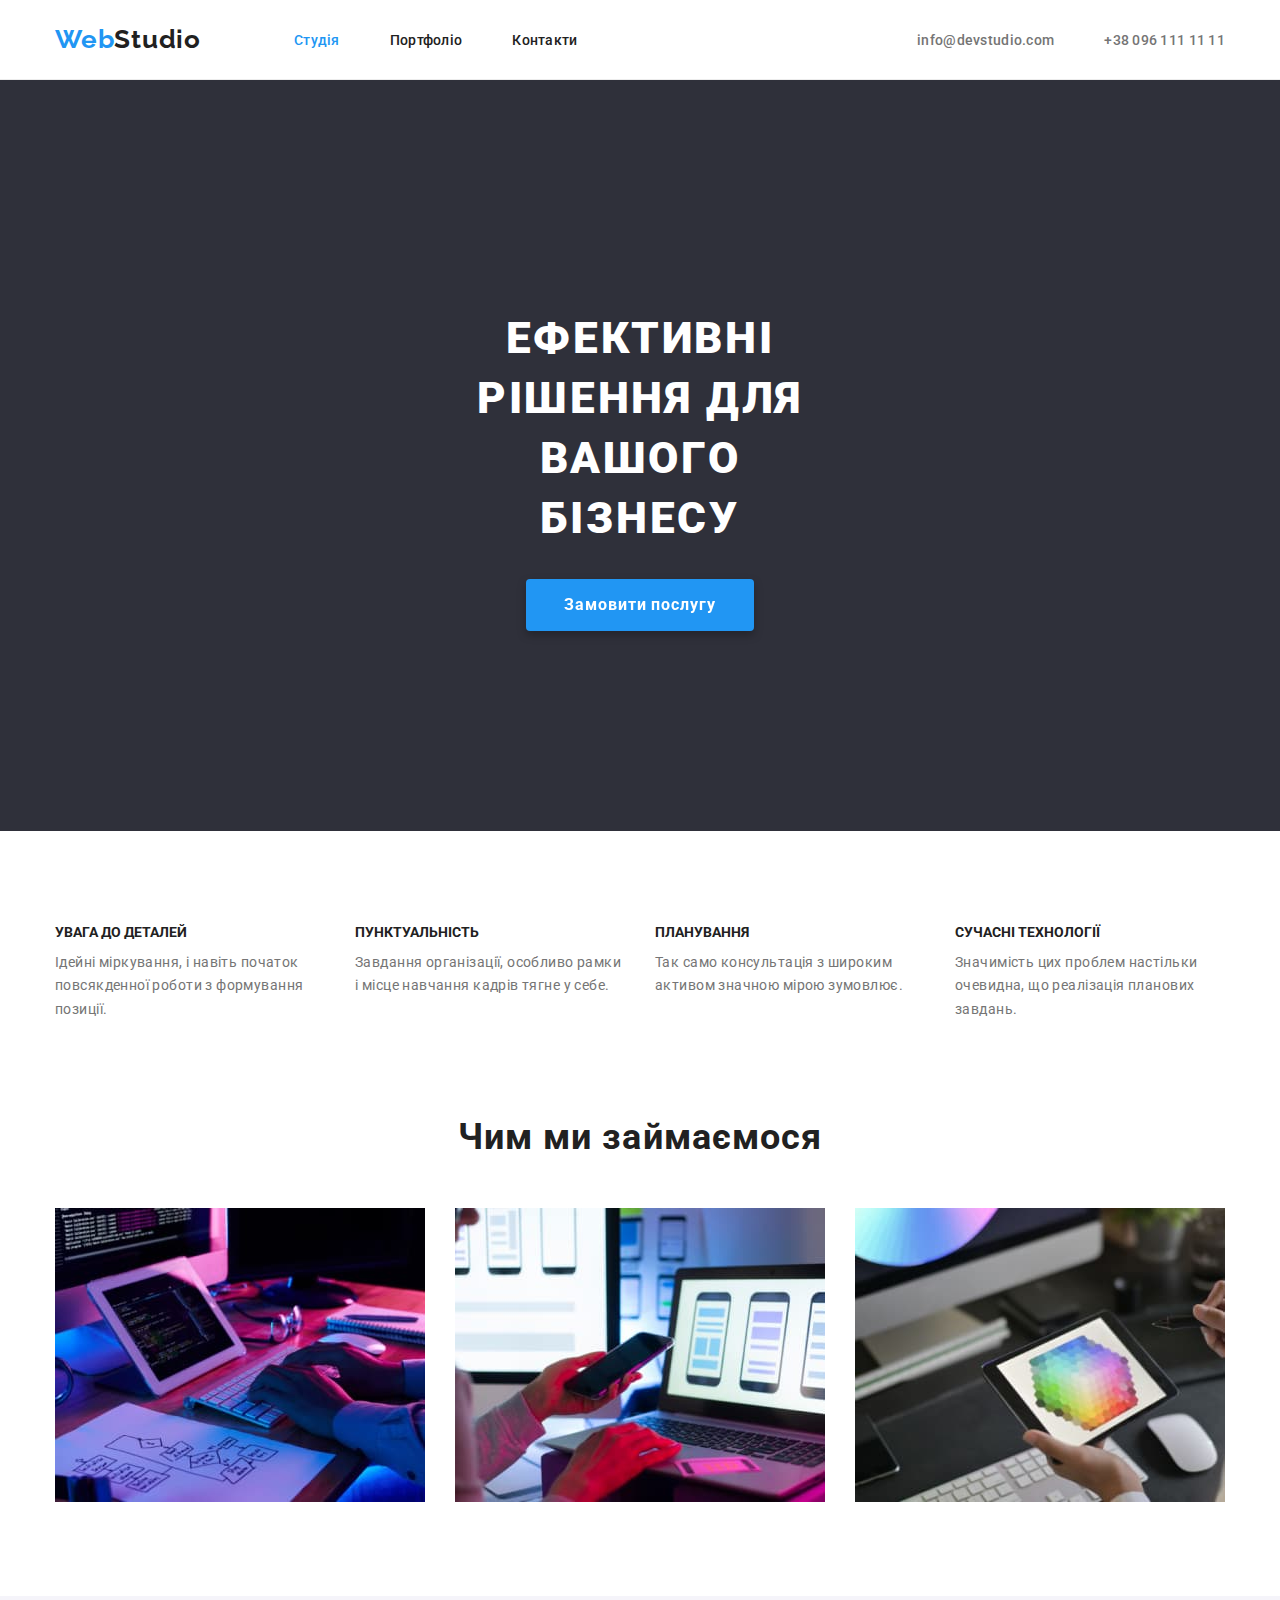
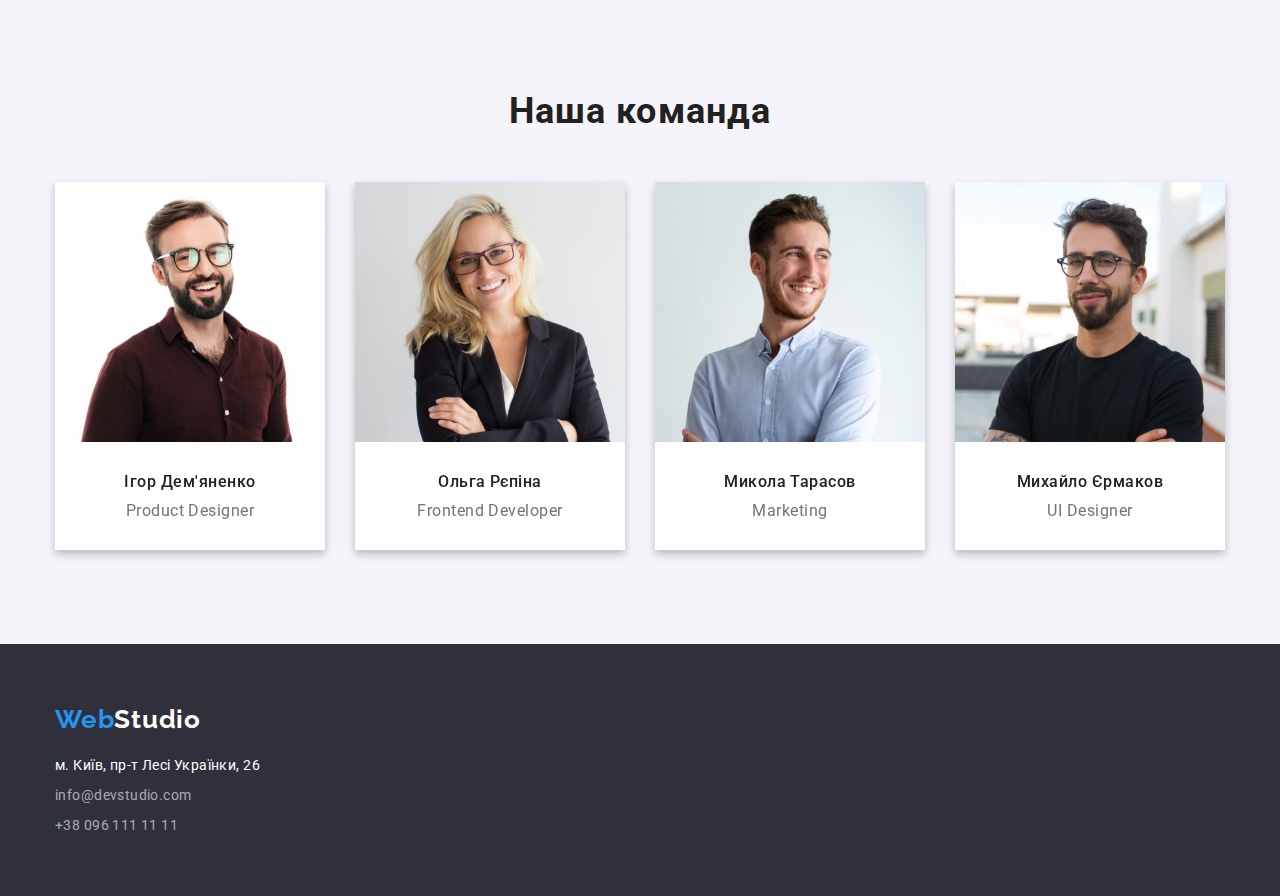
<file: index.html>
<!DOCTYPE html>
<html lang="uk">
<head>
    <meta charset="UTF-8">
    <meta http-equiv="X-UA-Compatible" content="IE=edge">
    <meta name="viewport" content="width=device-width, initial-scale=1.0">
    <title>HomeWork2 Vasylenko Maksym</title>
    <link rel="preconnect" href="https://fonts.googleapis.com">
    <link rel="preconnect" href="https://fonts.gstatic.com" crossorigin>
    <link href="https://fonts.googleapis.com/css2?family=Raleway:wght@700&family=Roboto:wght@400;500;700;900&display=swap" rel="stylesheet">

    <link rel="stylesheet" href="https://cdnjs.cloudflare.com/ajax/libs/modern-normalize/1.1.0/modern-normalize.min.css" integrity="sha512-wpPYUAdjBVSE4KJnH1VR1HeZfpl1ub8YT/NKx4PuQ5NmX2tKuGu6U/JRp5y+Y8XG2tV+wKQpNHVUX03MfMFn9Q==" crossorigin="anonymous" referrerpolicy="no-referrer" /> 

    <link rel="stylesheet" href="./css/styles.css">
</head>

<body class="body-studio">
    <!--header-->
    <header class="page-head">
        <div class="container head">
          <nav class="site-nav">
            <a class="logo" href="./index.html" lang="en"> <span class="web">Web</span>Studio</a>
            <ul class="head list">
                <li class="head-item"><a class="link-item current" href="./index.html">Студія</a></li>    
                <li class="head-item"><a class="link-item" href="./portfolio.html">Портфоліо</a></li>
                <li class="head-item"><a class="link-item" href="./contacts.html">Контакти</a></li>
            </ul>
          </nav>
            <ul class="head-contacts list">
                <li class="head-item"><a class="link-contacts" href="mailto:info@devstudio.com">info@devstudio.com</a></li>
                <li class="head-item"><a class="link-contacts" href="tel:+380961111111">+38 096 111 11 11</a></li>
          </ul>
        </div>
    </header>
    
    <main>
        <!--banner-->
        
        <section class="banner">
            <h1 class="banner-title">Ефективні рішення для вашого бізнесу</h1>
            <button class="banner-btn" type="button"> <a class="link-btn" href="">Замовити послугу</a> </button>
        </section>
        

        <!--speciality-->
        <section class="speciality">
           <div class="container">
             <h2 class="speciality-title visually-hidden">Особливості</h2>
            <ul class="speciality list">
                <li class="speciality-item">
                    <h3 class="list-title">УВАГА ДО ДЕТАЛЕЙ</h3>
                    <p class="list-text">Ідейні міркування, і навіть початок повсякденної роботи з формування позиції.</p>
                </li>

                <li class="speciality-item">
                    <h3 class="list-title">ПУНКТУАЛЬНІСТЬ</h3>
                    <p class="list-text">Завдання організації, особливо рамки і місце навчання кадрів тягне у себе.</p>
                </li>

                <li class="speciality-item">
                    <h3 class="list-title">ПЛАНУВАННЯ</h3>
                    <p class="list-text">Так само консультація з широким активом значною мірою зумовлює.</p>
                </li>

                <li class="speciality-item">
                    <h3 class="list-title">СУЧАСНІ ТЕХНОЛОГІЇ</h3>
                    <p class="list-text">Значимість цих проблем настільки очевидна, що реалізація планових завдань.</p>
                </li>

            </ul>
           </div>
        </section>

        <!--activity-->
        <section class="activity">
            <div class="container">
                <h2 class="activity-title">Чим ми займаємося</h2>
            <ul class="activity list">
                <li class="activiti-item">
                    <img src="./images/box1.jpg" alt="Робочий Стіл" width="370" height="294">
                </li>
                <li class="activiti-item">
                    <img src="./images/box2.jpg" alt="Робочий Стіл" width="370" height="294">
                </li>
                <li class="activiti-item">
                    <img src="./images/box3.jpg" alt="Робочий Стіл" width="370" height="294">
                </li>

            </ul>
            </div>

        </section>

        <!--team-->
        <section class="team">
            <div class="container">  
              <h2 class="team-title">Наша команда  </h2>
               <ul class="list">
                <li class="team-item">
                    <img src="./images/img1.jpg" alt="Чоловік в окулярах" width="270" height="260">
                    <div class="team-content"><h3 class="title">Ігор Дем'яненко</h3>
                        <p class="text">Product Designer</p></div>
                </li>

                <li class="team-item">
                    <img src="./images/img2.jpg" alt="Жінка в окулярах" width="270" height="260">
                    <div class="team-content"><h3 class="title">Ольга Рєпіна</h3>
                        <p class="text">Frontend Developer</p></div>
                </li>

                <li class="team-item">
                    <img src="./images/img3.jpg" alt="Чоловік в білій сорочці" width="270" height="260">
                    <div class="team-content"><h3 class="title">Микола Тарасов</h3>
                        <p class="text">Marketing</p></div>
                </li>

                <li class="team-item">
                    <img src="./images/img4.jpg" alt="Хлопець в окулярах" width="270" height="260">
                    <div class="team-content"><h3 class="title">Михайло Єрмаков</h3>
                        <p class="text">UI Designer</p></div>
                </li>

               </ul>
            </div>
        </section>
    </main>

    <!--footer-->
    <footer class="footer">
        <div class="container">
            <a class="logo-footer" href="./index.html"><span class="web">Web</span>Studio</a>
           <address class="address-footer" style="font-style:normal;"> 
            <ul class="address list">
            <li class="list-item"><a class="item address" href="https://goo.gl/maps/osiyzPxrACB18xaJ9" target="_blank" rel="noopener noreferrer nofollower" title="Фізична адреса">м. Київ, пр-т Лесі Українки, 26 </a> </li>
            <li class="list-item"><a class="item mail" href="info@devstudio.com">info@devstudio.com</a></li>
            <li class="list-item"><a class="item tel" href="+380961111111">+38 096 111 11 11</a></li>
            </ul>
           </address>
        </div>
    </footer>

</body>

</html>
</file>
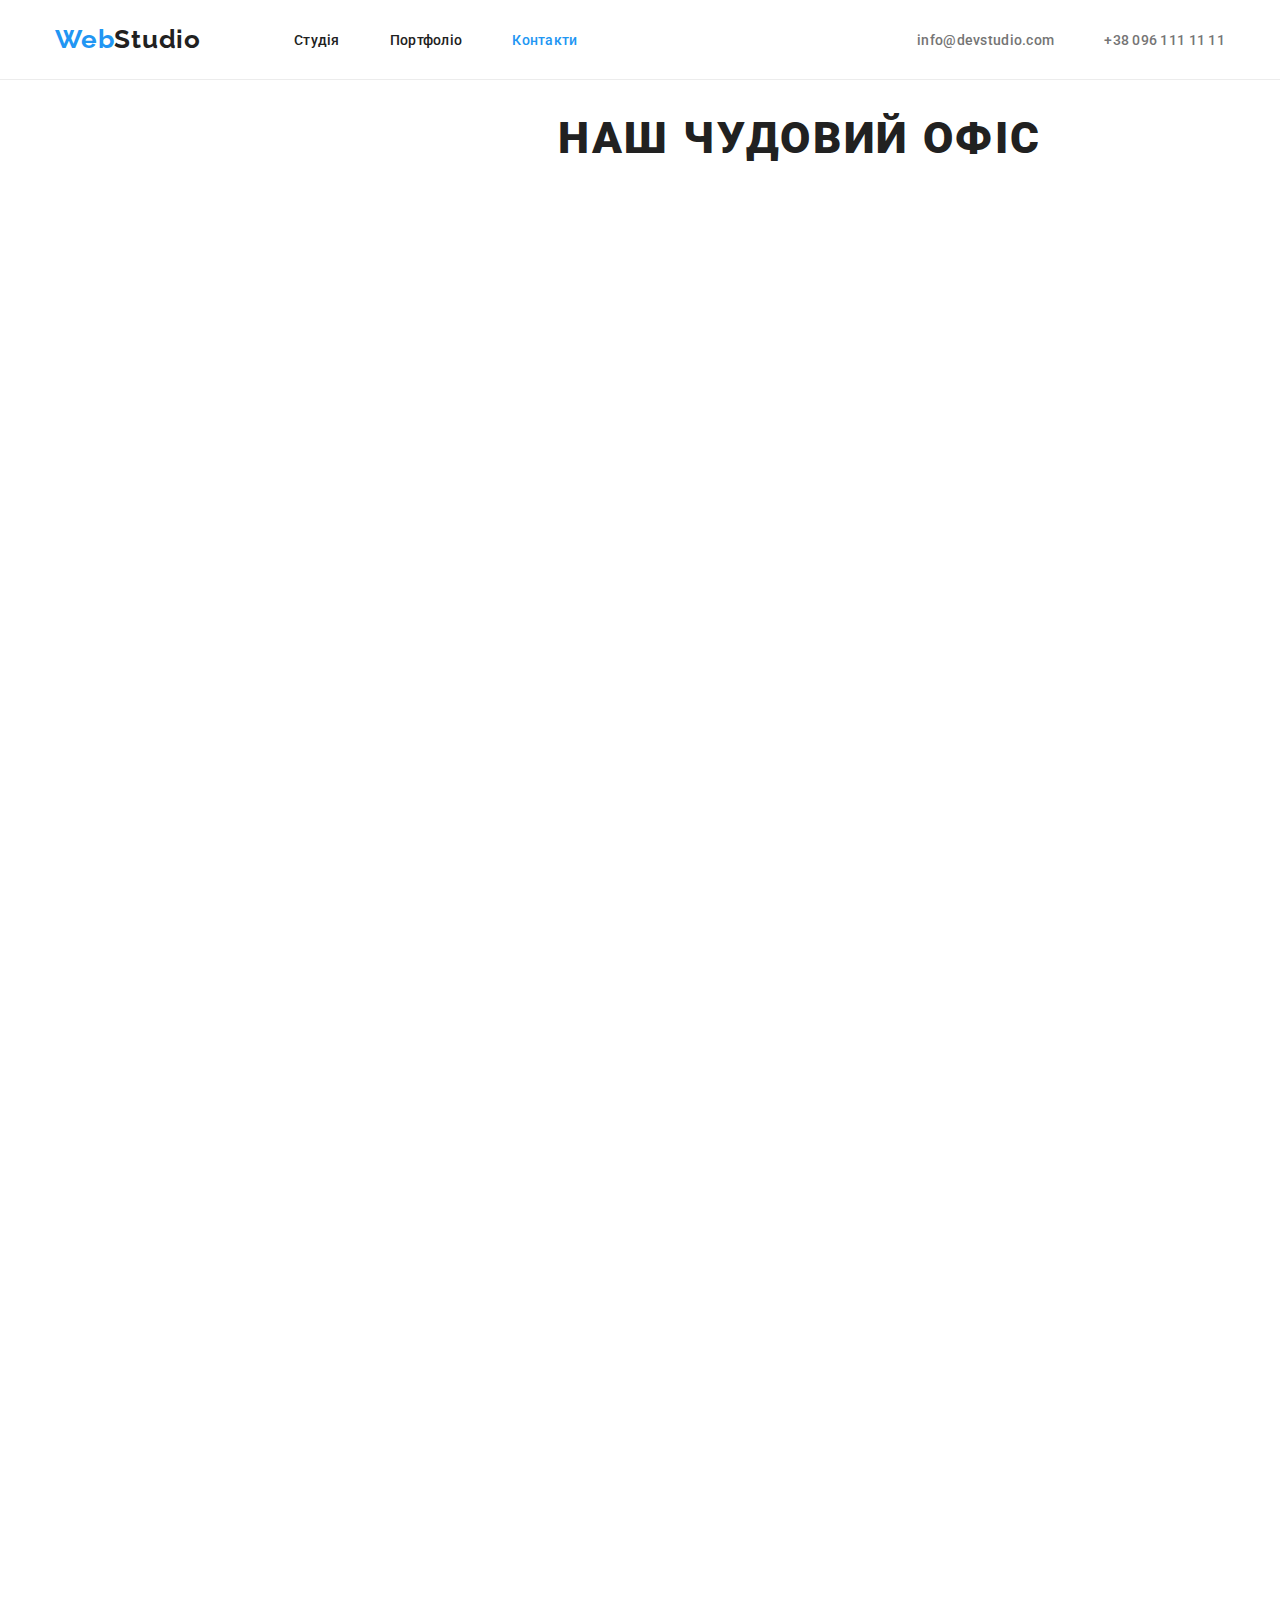
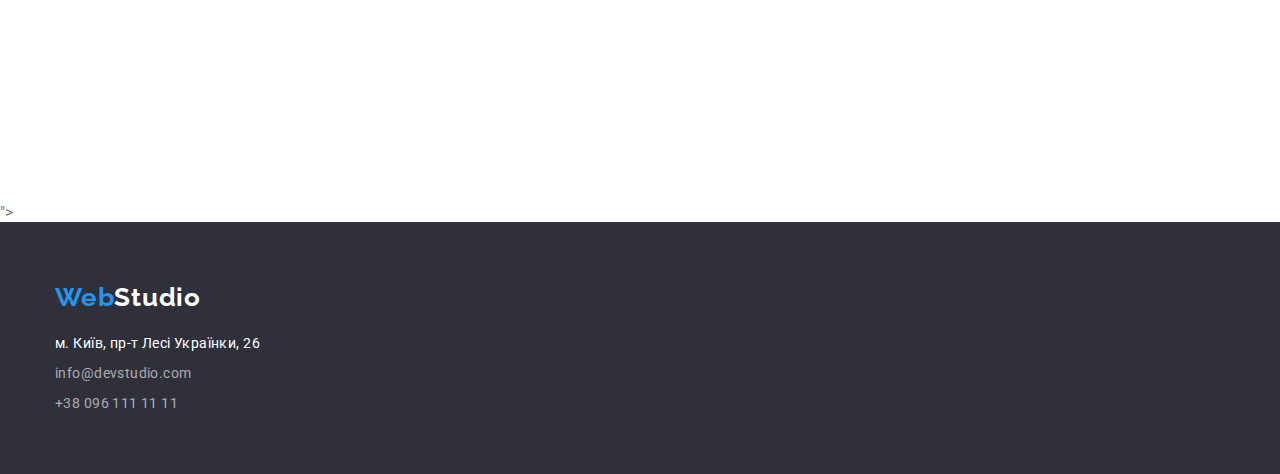
<file: contacts.html>
<!DOCTYPE html>
<html lang="uk">
    <head>
        <meta charset="UTF-8">
        <meta http-equiv="X-UA-Compatible" content="IE=edge">
        <meta name="viewport" content="width=device-width, initial-scale=1.0">
        <title>HomeWork2 Vasylenko Maksym</title>
        <link rel="preconnect" href="https://fonts.googleapis.com">
        <link rel="preconnect" href="https://fonts.gstatic.com" crossorigin>
        <link href="https://fonts.googleapis.com/css2?family=Raleway:wght@700&family=Roboto:wght@400;500;700;900&display=swap" rel="stylesheet">
      <!--Modern normalize-->
        <link rel="stylesheet" href="https://cdnjs.cloudflare.com/ajax/libs/modern-normalize/1.1.0/modern-normalize.min.css" integrity="sha512-wpPYUAdjBVSE4KJnH1VR1HeZfpl1ub8YT/NKx4PuQ5NmX2tKuGu6U/JRp5y+Y8XG2tV+wKQpNHVUX03MfMFn9Q==" crossorigin="anonymous" referrerpolicy="no-referrer" /> 
    
        <link rel="stylesheet" href="./css/styles.css">
    </head>

<body class="body-contacts">
<!--header-->
<header class="page-head">
    <div class="container head">
      <nav class="site-nav">
        <a class="logo" href="./index.html" lang="en"> <span class="web">Web</span>Studio</a>
        <ul class="head list">
            <li class="head-item"><a class="link-item" href="./index.html">Студія</a></li>    
            <li class="head-item"><a class="link-item" href="./portfolio.html">Портфоліо</a></li>
            <li class="head-item"><a class="link-item current" href="./contacts.html">Контакти</a></li>
        </ul>
      </nav>
        
        <ul class="head-contacts list">
            <li class="head-item"><a class="link-contacts" href="mailto:info@devstudio.com">info@devstudio.com</a></li>
            <li class="head-item"><a class="link-contacts" href="tel:+380961111111">+38 096 111 11 11</a></li>
        </ul>
       
    </div>
</header>
    

    <section class="contacts">
    <h1 class="contacts-title">Наш чудовий офіс</h1>
    <iframe src="https://www.google.com/maps/embed?pb=!1m14!1m8!1m3!1d10167.220920235992!2d30.5387301!3d50.4261004!3m2!1i1024!2i768!4f13.1!3m3!1m2!1s0x40d4cf0e033ecbe9%3A0x57a4dffefec77da0!2z0LHRg9C70YzQstCw0YAg0JvQtdGB0ZYg0KPQutGA0LDRl9C90LrQuCwgMjYsINCa0LjRl9CyLCAwMjAwMA!5e0!3m2!1suk!2sua!4v1665917688046!5m2!1suk!2sua" width="1600" height="1600" style="border:0;" allowfullscreen="" loading="lazy" referrerpolicy="no-referrer-when-downgrade"></iframe>">
    </section>
<!--footer-->
<footer class="footer">
    <div class="container">
        <a class="logo-footer" href="./index.html"><span class="web">Web</span>Studio</a>
       <address class="address-footer" style="font-style:normal;"> 
        <ul class="address list">
        <li class="list-item"><a class="item address" href="https://goo.gl/maps/osiyzPxrACB18xaJ9" target="_blank" rel="noopener noreferrer nofollower" title="Фізична адреса">м. Київ, пр-т Лесі Українки, 26 </a> </li>
        <li class="list-item"><a class="item mail" href="info@devstudio.com">info@devstudio.com</a></li>
        <li class="list-item"><a class="item tel" href="+380961111111">+38 096 111 11 11</a></li>
        </ul>
       </address>
    </div>
</footer>

</body>
</file>
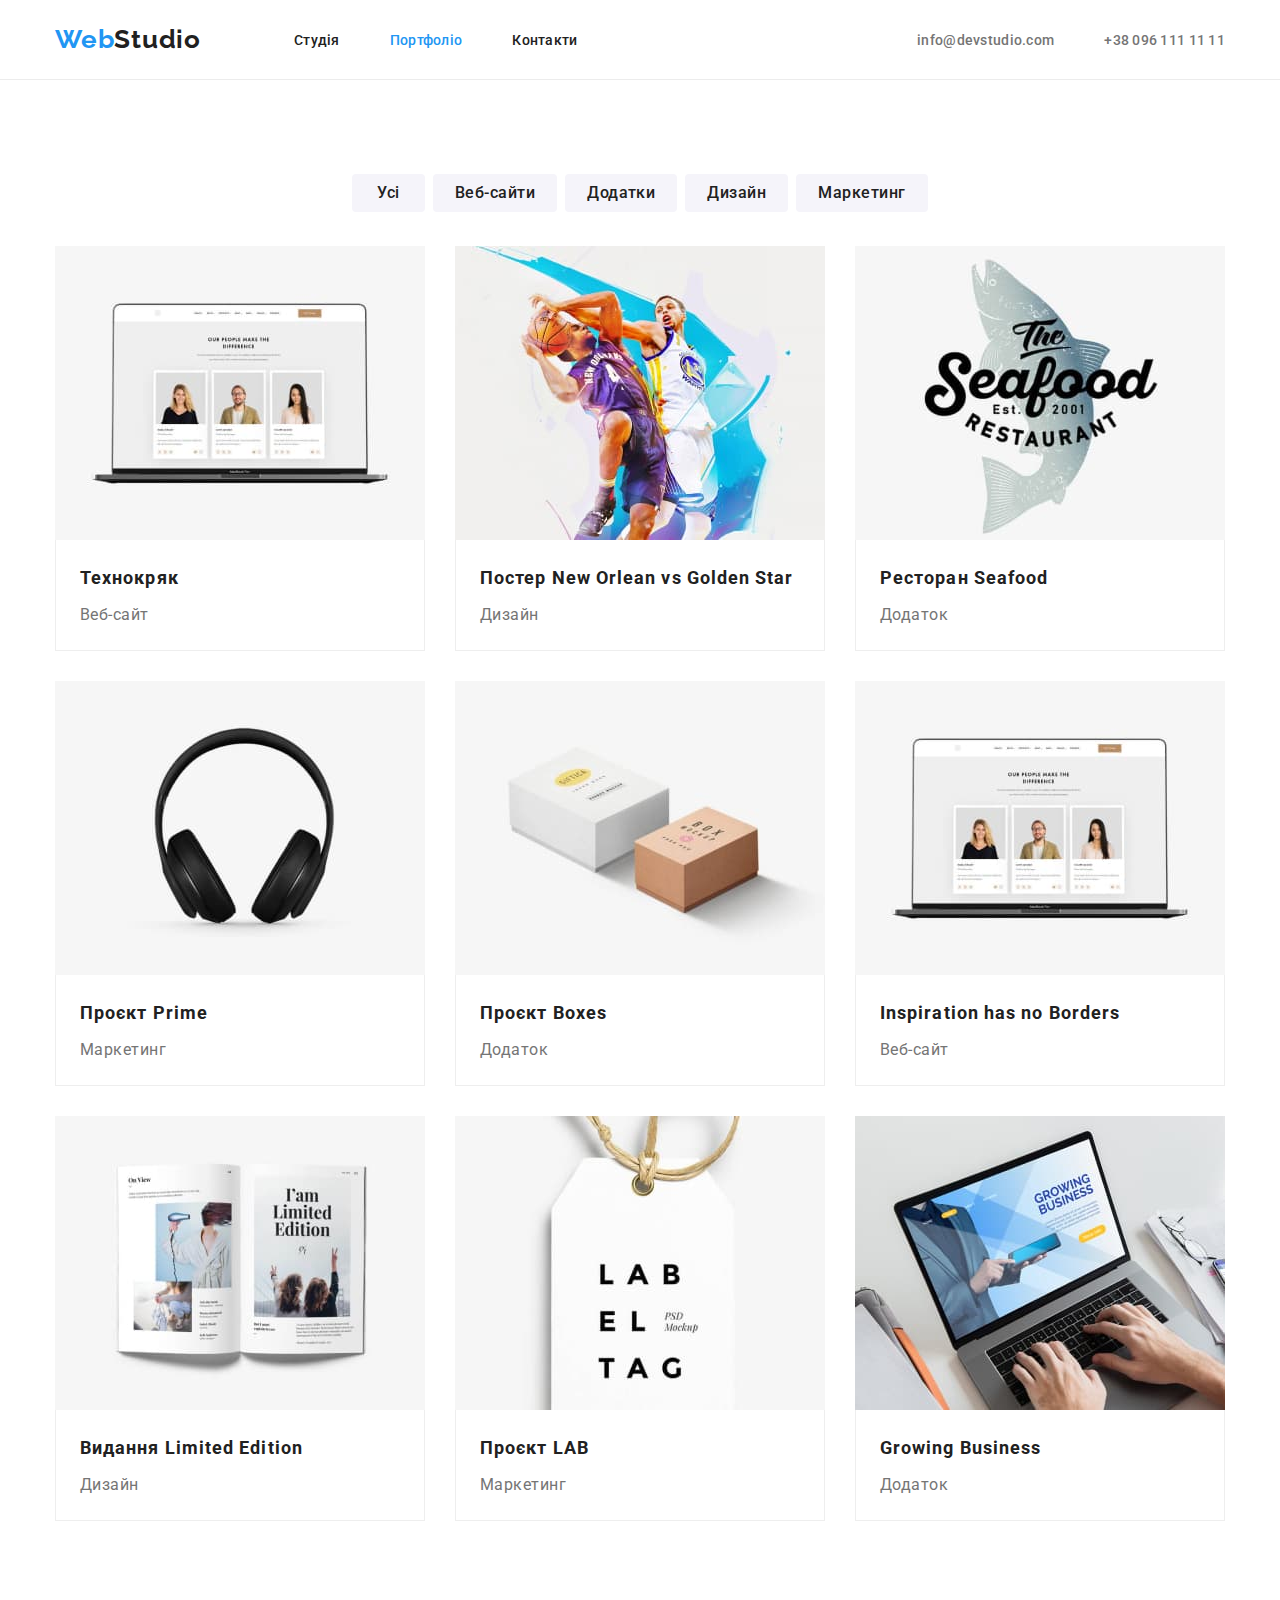
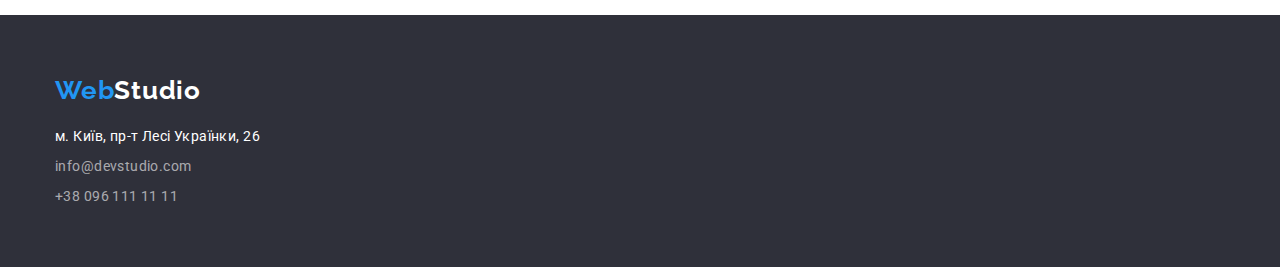
<file: portfolio.html>
<!DOCTYPE html>
<html lang="uk">
  <head>
    <meta charset="UTF-8">
    <meta http-equiv="X-UA-Compatible" content="IE=edge">
    <meta name="viewport" content="width=device-width, initial-scale=1.0">
    <title>HomeWork2 Vasylenko Maksym</title>
    <link rel="preconnect" href="https://fonts.googleapis.com">
    <link rel="preconnect" href="https://fonts.gstatic.com" crossorigin>
    <link href="https://fonts.googleapis.com/css2?family=Raleway:wght@700&family=Roboto:wght@400;500;700;900&display=swap" rel="stylesheet">

    <link rel="stylesheet" href="https://cdnjs.cloudflare.com/ajax/libs/modern-normalize/1.1.0/modern-normalize.min.css" integrity="sha512-wpPYUAdjBVSE4KJnH1VR1HeZfpl1ub8YT/NKx4PuQ5NmX2tKuGu6U/JRp5y+Y8XG2tV+wKQpNHVUX03MfMFn9Q==" crossorigin="anonymous" referrerpolicy="no-referrer" /> 

    <link rel="stylesheet" href="./css/styles.css">
</head>

<body class="body-portfolio">
 <!--header-->
 <header class="page-head">
    <div class="container head">
      <nav class="site-nav">
        <a class="logo" href="./index.html" lang="en"> <span class="web">Web</span>Studio</a>
        <ul class="head list">
            <li class="head-item"><a class="link-item" href="./index.html">Студія</a></li>    
            <li class="head-item"><a class="link-item current" href="./portfolio.html">Портфоліо</a></li>
            <li class="head-item"><a class="link-item" href="./contacts.html">Контакти</a></li>
        </ul>
      </nav>
        
         <ul class="head-contacts list">
            <li class="head-item"><a class="link-contacts" href="mailto:info@devstudio.com">info@devstudio.com</a></li>
            <li class="head-item"><a class="link-contacts" href="tel:+380961111111">+38 096 111 11 11</a></li>
          </ul>
        
    </div>
</header>
    

    <main class="main-portfolio">
        <section class="section-portfolio">

         <div class="container">
            <h1 class="visually-hidden">Портфоліо</h1>
          <ul class="portfolio-menu list">
         <li class="item-button"><button class="item all" type="button">Усі</button></li>
         <li class="item-button"><button class="item" type="button">Веб-сайти</button></li>
         <li class="item-button"><button class="item" type="button">Додатки</button></li>
         <li class="item-button"><button class="item" type="button">Дизайн</button></li>
         <li class="item-button"><button class="item" type="button">Маркетинг</button></li>
         </ul>
        
         <ul class="image-menu list">
            <li class="item"><img src="./images/portfolio/screen.jpg" alt="portfolio" class="image" width="370" height="294"> 
            <div class="image-content"><h2 class="title-image">Технокряк</h2> <p class="text">Веб-сайт</p></div></li>
            
            <li class="item"><img src="./images/portfolio/basketball.jpg" alt="basketball" class="image" width="370" height="294"> 
            <div class="image-content"><h2 class="title-image">Постер New Orlean vs Golden Star</h2>
            <p class="text">Дизайн</p></div></li>
            
            <li class="item"><img src="./images/portfolio/seafood.jpg" alt="seafood" class="image" width="370" height="294">
            <div class="image-content"><h2 class="title-image">Ресторан Seafood</h2>
              <p class="text">Додаток</p></div></li>

            <li class="item"><img src="./images/portfolio/earphones.jpg" alt="earphones" class="image" width="370" height="294">
            <div class="image-content"><h2 class="title-image">Проєкт Prime</h2>
              <p class="text">Маркетинг</p></div></li>

            <li class="item"><img src="./images/portfolio/box.jpg" alt="box" class="image" width="370" height="294">
            <div class="image-content"><h2 class="title-image">Проєкт Boxes</h2>
              <p class="text">Додаток</p></div></li>

            <li class="item"><img src="./images/portfolio/screen.jpg" alt="screen" class="image" width="370" height="294">
            <div class="image-content"><h2 class="title-image">Inspiration has no Borders</h2>
              <p class="text">Веб-сайт</p></div></li>

            <li class="item"><img src="./images/portfolio/journal.jpg" alt="journal" class="image" width="370" height="294">
            <div class="image-content"><h2 class="title-image">Видання Limited Edition</h2>
              <p class="text">Дизайн</p></div></li>

            <li class="item"><img src="./images/portfolio/label.jpg" alt="label" class="image" width="370" height="294">
            <div class="image-content"><h2 class="title-image">Проєкт LAB</h2>
              <p class="text">Маркетинг</p></div></li>

            <li class="item"><img src="./images/portfolio/laptop-hands.jpg" alt="laptop-hands" class="image" width="370" height="294">
            <div class="image-content"><h2 class="title-image">Growing Business</h2>
              <p class="text">Додаток</p></div></li>
          </ul>

         </div>

        </section>
    </main>
    

    <!--footer-->
    <footer class="footer">
        <div class="container">
            <a class="logo-footer" href="./index.html"><span class="web">Web</span>Studio</a>
           <address class="address-footer" style="font-style:normal;"> 
            <ul class="address list">
            <li class="list-item"><a class="item address" href="https://goo.gl/maps/osiyzPxrACB18xaJ9" target="_blank" rel="noopener noreferrer nofollower" title="Фізична адреса">м. Київ, пр-т Лесі Українки, 26 </a> </li>
            <li class="list-item"><a class="item mail" href="info@devstudio.com">info@devstudio.com</a></li>
            <li class="list-item"><a class="item tel" href="+380961111111">+38 096 111 11 11</a></li>
            </ul>
           </address>
        </div>
    </footer>

</body>
</file>
<file: css/styles.css>
html{box-sizing: border-box;}
*, *::before, *::after{box-sizing: inherit;}
:root{
--primary-color: #757575;
--primary-title-color: #FFFFFF;
--title-color:#212121;
--effects-color:#2196F3;
--footer-color:rgba(255, 255, 255, 0.6) ;
--button-color:#2196F3;
--body-color:#FFFFFF;
--border-bottom:#ECECEC;
--banner-color:#2F303A;
--team-background-color:#F5F4FA;
--image-content-border-color:#EEEEEE;
}

.body-studio, .body-portfolio, .body-contacts{
font-family: 'Roboto', sans-serif;
background-color:var(--primary-title-color);
color: var(--primary-color);

margin: 0 auto;
}

img{display: block;}

.visually-hidden{
    position: absolute;
  white-space: nowrap;
  width: 1px;
  height: 1px;
  overflow: hidden;
  border: 0;
  padding: 0;
  clip: rect(0 0 0 0);
  clip-path: inset(50%);
  margin: -1px;
}

.speciality-title, .activity-title, .team-title, .list-title, .title, .title-image{
 color:var(--title-color) ;
}
/*Тексти*/
/*Колір Тексту: сірий #757575/
/*Колір адреси і заголовків: білий #FFFFFF,чорний #212121/
/*Колір ефектів: блакитний #2196F3*/
/*Колір телефону і пошти у футері:rgba(255, 255, 255, 0.6)*/
/*Фони*/
/*Колір шапки:#FFFFFF*/
/*Колір першої секції і футера:#2F303A*/
/*Колір секції з командою:#F5F4FA*/

/*header*/
.page-head{
background-color: var(--body-color);
box-sizing: border-box;
border-bottom: 1px solid var(--border-bottom);

}

.page-head a, .footer a, .link-btn{text-decoration:none;}

.container{
    max-width: 1200px;
    padding: 0 15px;
    margin: 0 auto;
}

.container.head{
    display: flex;
    align-items:center;
}

.site-nav{
    display: flex;
    align-items:center;
}

.head.list .link-item.current{
color: var(--effects-color);}

.logo{
display: block;

color:var(--title-color);

font-family: 'Raleway', sans-serif;;
font-weight: 700;
font-size: 26px;
line-height: 1.19;
letter-spacing: 0.03em;
}

.logo .web {color:var(--effects-color);}

.list{list-style: none;}

.head.list,.head-contacts.list{
    display: flex;
    margin:0;
    padding:0;
}
.head-contacts.list{
    margin-left: auto;
}

.head.list{
    margin-left: 93px;
}

.head.list .link-item{
    color: var(--title-color);
}

.head.list .link-item:hover, .head.list .link-item:focus{
   color: var(--effects-color); 
}

.head-contacts.list .link-contacts{
    color: var(--primary-color);
}

.head.list .link-item, .head-contacts.list .link-contacts{
    display: block;
    padding-left: 0;
    padding-top: 32px;
    padding-bottom: 31px;
    font-weight: 500;
   font-size: 14px;
   line-height: 16px;
   letter-spacing: 0.02em;
}

.head-contacts.list .link-contacts:hover,.head-contacts.list .link-contacts:focus{
    color: var(--effects-color); 
}

.head-item:not(:last-child){
margin-right: 50px;
}


/*Section banner*/
.banner{
    background-color:var(--banner-color) ;
    padding-top: 200px;
    padding-bottom: 200px;

}
.banner-title{color: var(--primary-title-color);

font-weight: 900;
font-size: 44px;
line-height: 1.36;
text-align:center;
letter-spacing: 0.06em;
text-transform: uppercase;
margin-bottom: 30px;
padding-left: 452px;
padding-right: 452px;
}

.banner-btn{
    background-color:var(--button-color);
    color: var(--primary-title-color);
    cursor: pointer;
    border-radius: 4px ;
    border: 1px solid transparent;
    filter: drop-shadow(0px 4px 4px rgba(0, 0, 0, 0.25));
    margin: 0 auto;
    display: block;
}

.banner-btn .link-btn{font-family: 'Roboto';
    color: var(--primary-title-color);
    display: block;
    font-weight: 700;
    font-size: 16px;
    line-height: 1.87;
    letter-spacing: 0.06em;   
   padding: 9px 31px;}



/*Section speciality*/

.speciality{
 padding-top: 94px;
}
.speciality.list{
    display: flex;
    padding: 0;
    margin: 0;
}
.speciality-item{
    max-width: 270px;
}
.speciality-item:not(:first-child){
    margin-left: 30px;
}

.speciality-item .list-title{

font-size: 14px;
font-weight: 700;
line-height: 1.14;
text-transform: uppercase;
margin-top: 0px;
margin-bottom: 10px;
}

.speciality-item .list-text{
 font-size: 14px;
  line-height: 1.7;
  margin: 0px; 
  padding:0px;
  letter-spacing: 0.03em;
}

/*Section activity*/

.activity{
   padding-top: 94px;
   padding-bottom: 94px;
}

.activity-title{
margin-top: 0px; 
margin-bottom: 50px;
 
}
.activity-title, .team-title{

 font-weight: 700;
 font-size: 36px;
 line-height: 1.17;
 text-align: center;
 letter-spacing: 0.03em;
}

.activity.list{
 display: flex;
 padding: 0px;
 margin: 0px;
}
.activiti-item:not(:last-child){
    margin-right: 30px;
}


/*Section team*/

.team{
    background-color:var(--team-background-color) ;
    padding-top: 94px;
   padding-bottom: 94px;
}
.team-title{
    margin: 0px;
    margin-bottom: 50px;
    
}
.team .list{
    display: flex;
    margin-top: 50px;
    padding: 0px;
    margin: 0px;
}

.team-item{
    background-color: var(--body-color);
    filter:drop-shadow(0px 4px 4px rgba(0, 0, 0, 0.25));
}

.team-item:not(:last-child){
    margin-right: 30px;
}

.team-content{
padding-top: 30px;
padding-bottom: 30px;
}

.team-item .title{
text-align: center;
font-weight: 500;
font-size: 16px;
line-height: 1.19;
letter-spacing: 0.03em;

margin: 0px;
}


.team-item .text {
font-size: 16px;
line-height: 1.19;
text-align: center;
letter-spacing: 0.03em;
margin-top: 10px;
margin-bottom: 0px;

}




/*Footer*/
.footer{
    background-color:var(--banner-color) ;
padding-top: 60px;
padding-bottom: 60px;}

.logo-footer{
color:var(--primary-title-color);

font-family: 'Raleway', sans-serif;;
font-weight: 700;
font-size: 26px;
line-height: 1.19;
letter-spacing: 0.03em;

display: block;
}
.logo-footer .web {color:var(--effects-color);}

.item.address{color:var(--primary-title-color);
padding: 0;}

.item.mail, .item.tel{color:var(--footer-color);}

.address-footer{
    margin-top: 20px;
 padding: 0;
}

.address.list{
  padding: 0;
  margin: 0;
}

.address.list .item{
font-size: 14px;
line-height: 1.5;
letter-spacing: 0.03em;}

.address-footer .list-item:not(:last-child){
    margin-bottom: 9px;
}




/*Portfolio*/

.main-portfolio{
padding-top: 94px;
padding-bottom: 94px;
   
}

.portfolio-menu.list{
display: flex;
justify-content: center;
margin:0;
padding-left:0;
margin-bottom: 34px;
 }

button.item{
    background-color:var(--team-background-color);
    color:var(--title-color) ;

 font-family: 'Roboto';
 text-align: center;
 font-weight: 500;
 font-size: 16px;
 line-height: 1.62;
 text-align: center;
 letter-spacing: 0.03em;

   border: none;
   cursor: pointer;
   padding: 6px 22px;
   border-radius: 4px ;

}

button.item.all{
    padding: 6px 25px;
}

.item-button:not(:last-child){
    margin-right: 8px;
}

.portfolio-menu .item:hover, .portfolio-menu .item:focus{
    background-color: var(--effects-color);
    color:var(--body-color);

    box-shadow: 0px 3px 1px rgba(0, 0, 0, 0.1), 0px 1px 2px rgba(0, 0, 0, 0.08),
    0px 2px 2px rgba(0, 0, 0, 0.12);
}

.image-menu.list{
    display: flex;
    flex-wrap: wrap;
    margin: 0;
    padding: 0;
}

.image-menu.list .item{
 background-color:var(--primary-title-color) ;

width: 370px;
margin-right: 30px;
margin-bottom: 30px;
}

.image-menu.list .item:hover, .image-menu.list .item:focus{
    filter: drop-shadow(0px 4px 4px rgba(0, 0, 0, 0.25));
}

.image-menu.list .item:nth-child(3n){
    margin-right: 0;
}

.image-menu.list .item:nth-last-child(-n+3){
    margin-bottom: 0;
}

.title-image{
font-weight: 700;
font-size: 18px;
line-height: 2;
letter-spacing: 0.06em;
margin-top: 0px;
margin-bottom: 4px;
}

.image-menu.list .text{
font-size: 16px;
line-height: 1.88;
letter-spacing: 0.03em;
margin: 0px;
}

.image-content{
    padding-top: 20px;
 padding-bottom: 20px;
 padding-left: 24px;

border: 1px solid var(--image-content-border-color);    
border-top: none;
}

/*Contacts*/

.contacts{
    width: 1600px;
}
.contacts-title{
    color: var(--title-color);

font-weight: 900;
font-size: 44px;
line-height: 1.36;
text-align:center;
letter-spacing: 0.06em;
text-transform: uppercase;
text-align: center;
}
</file>
